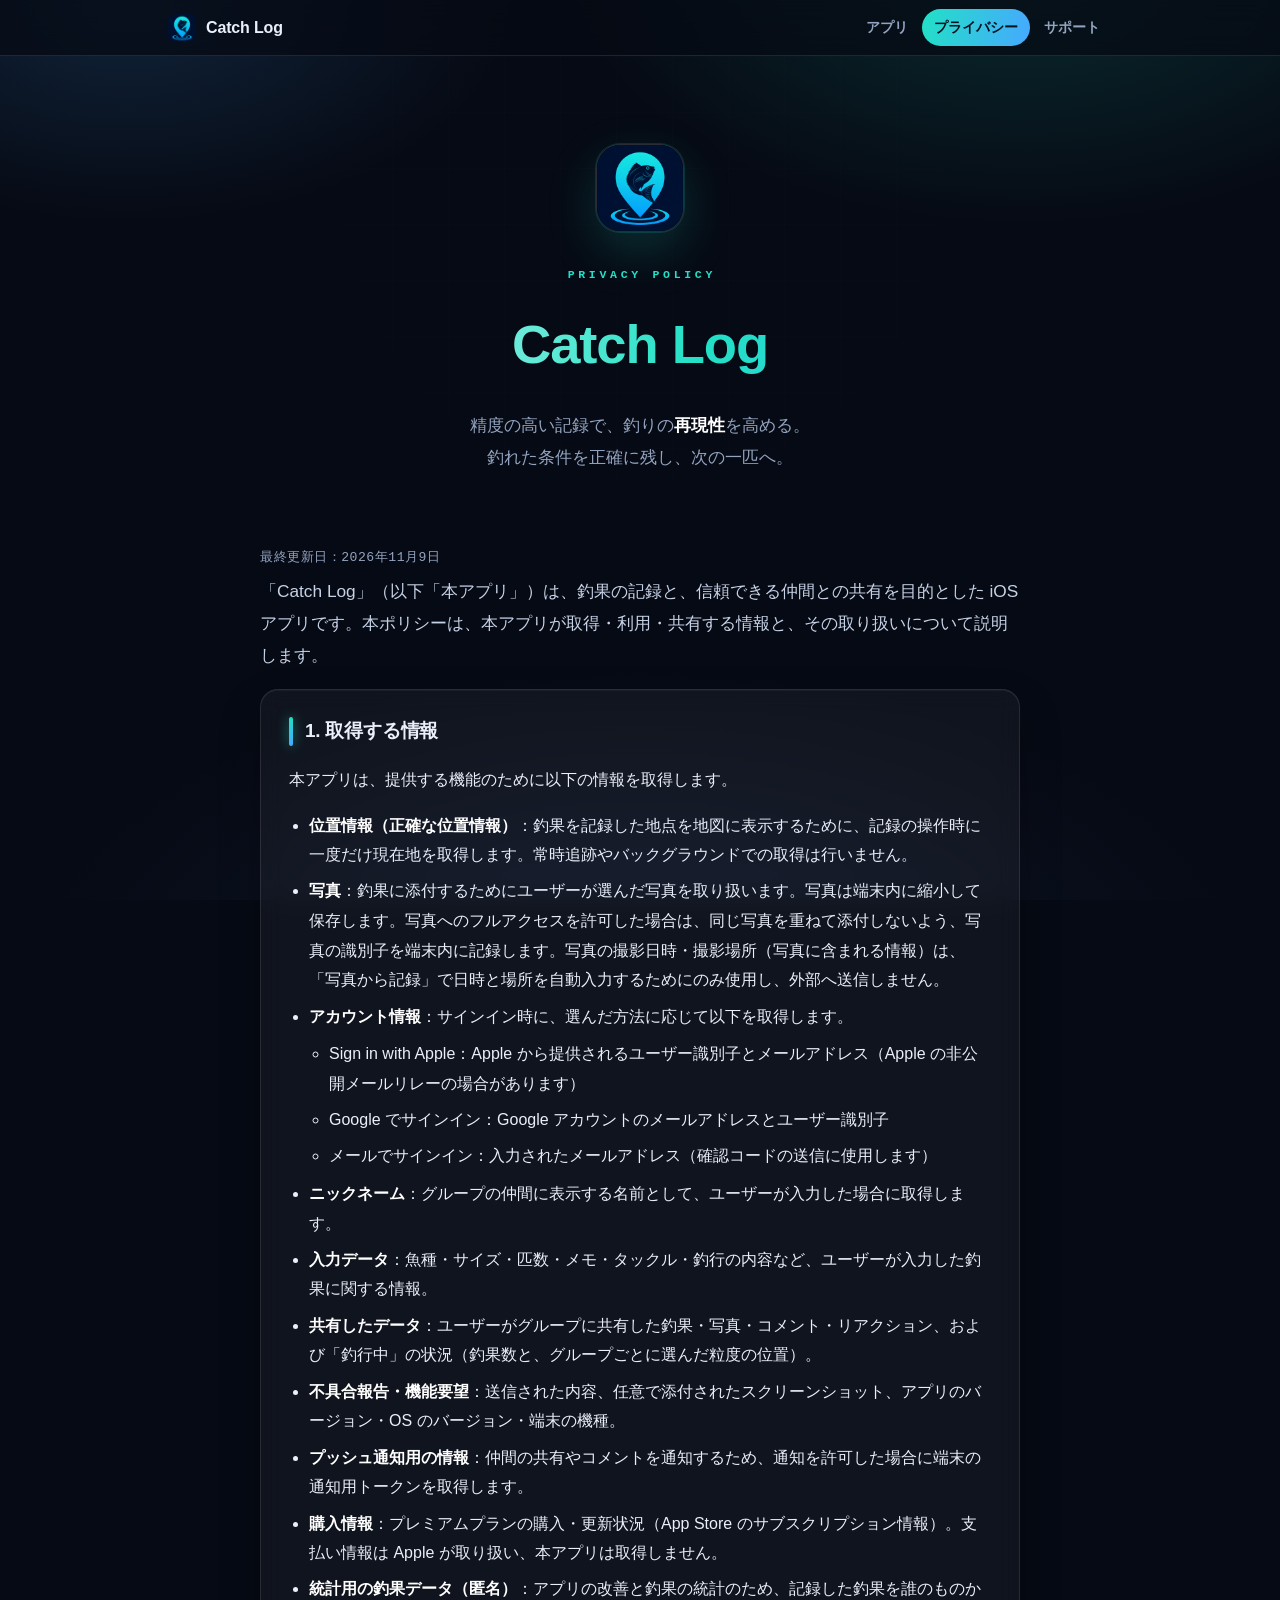
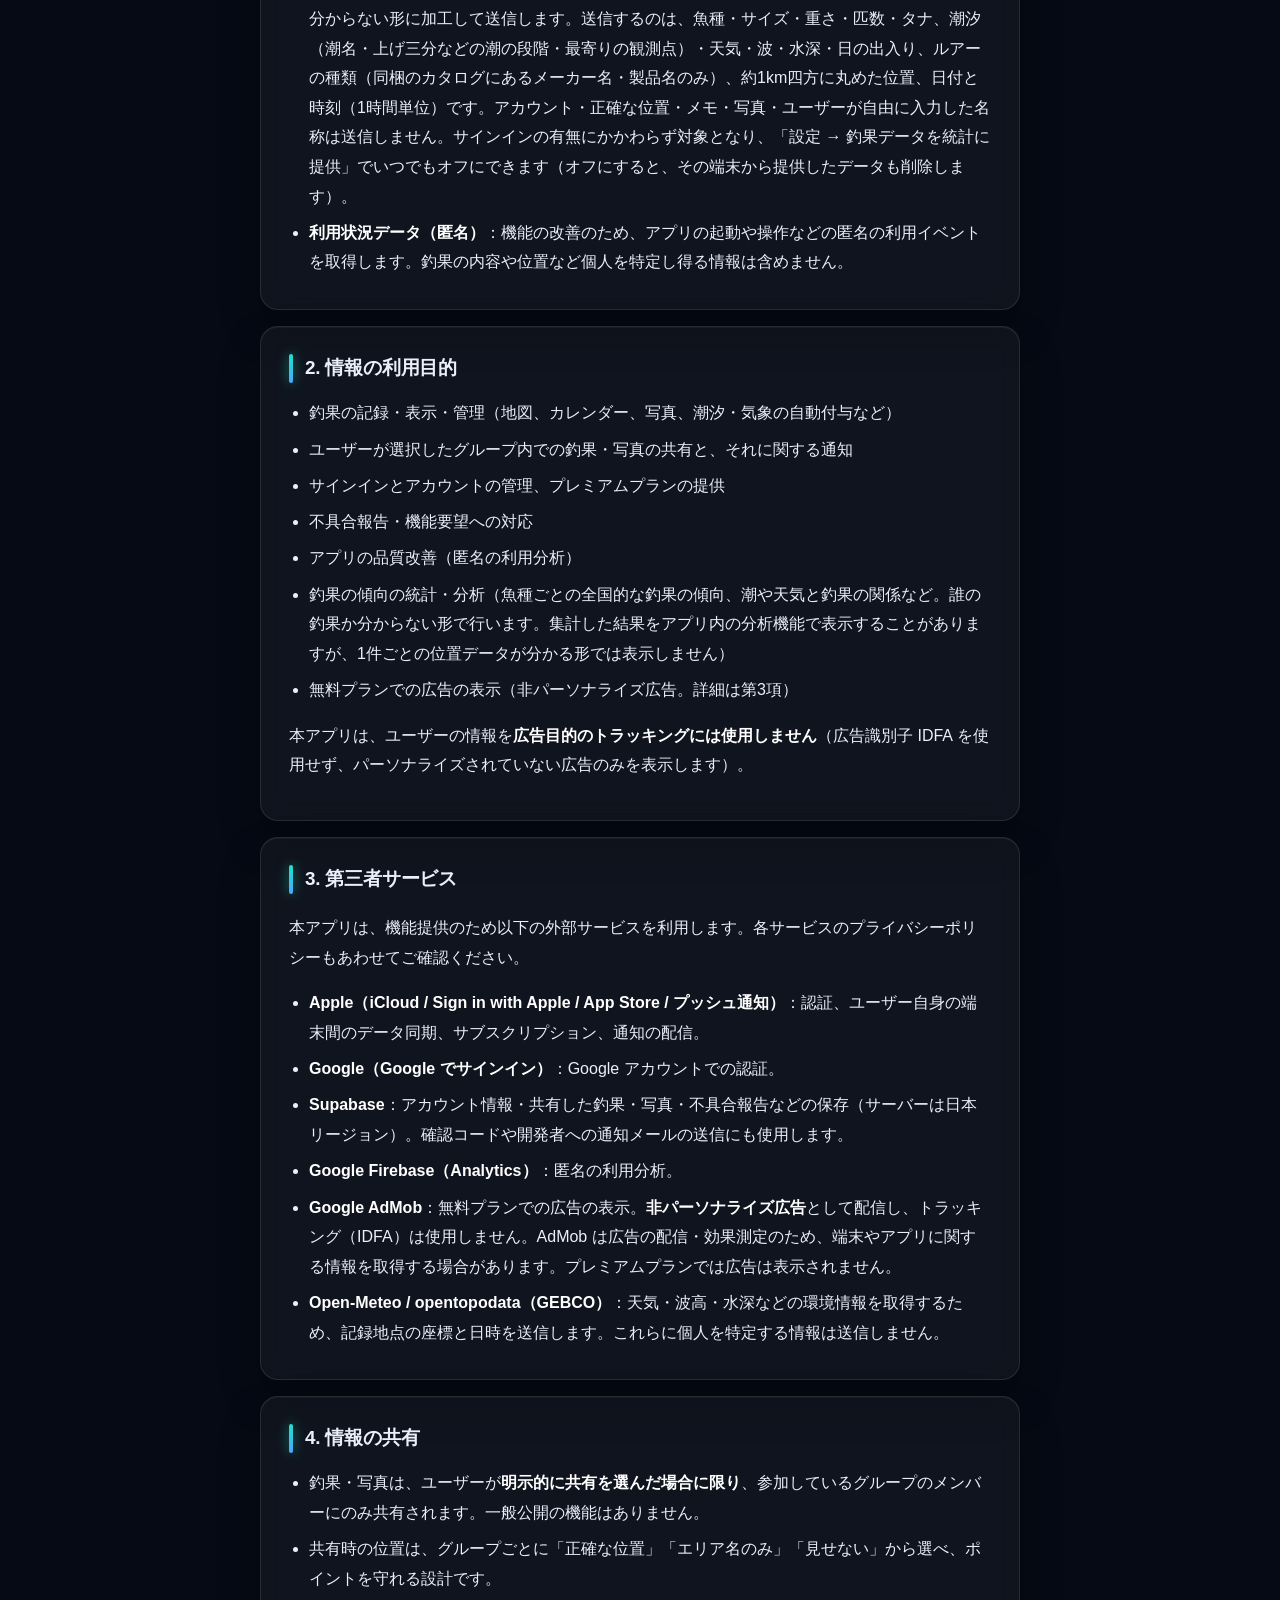
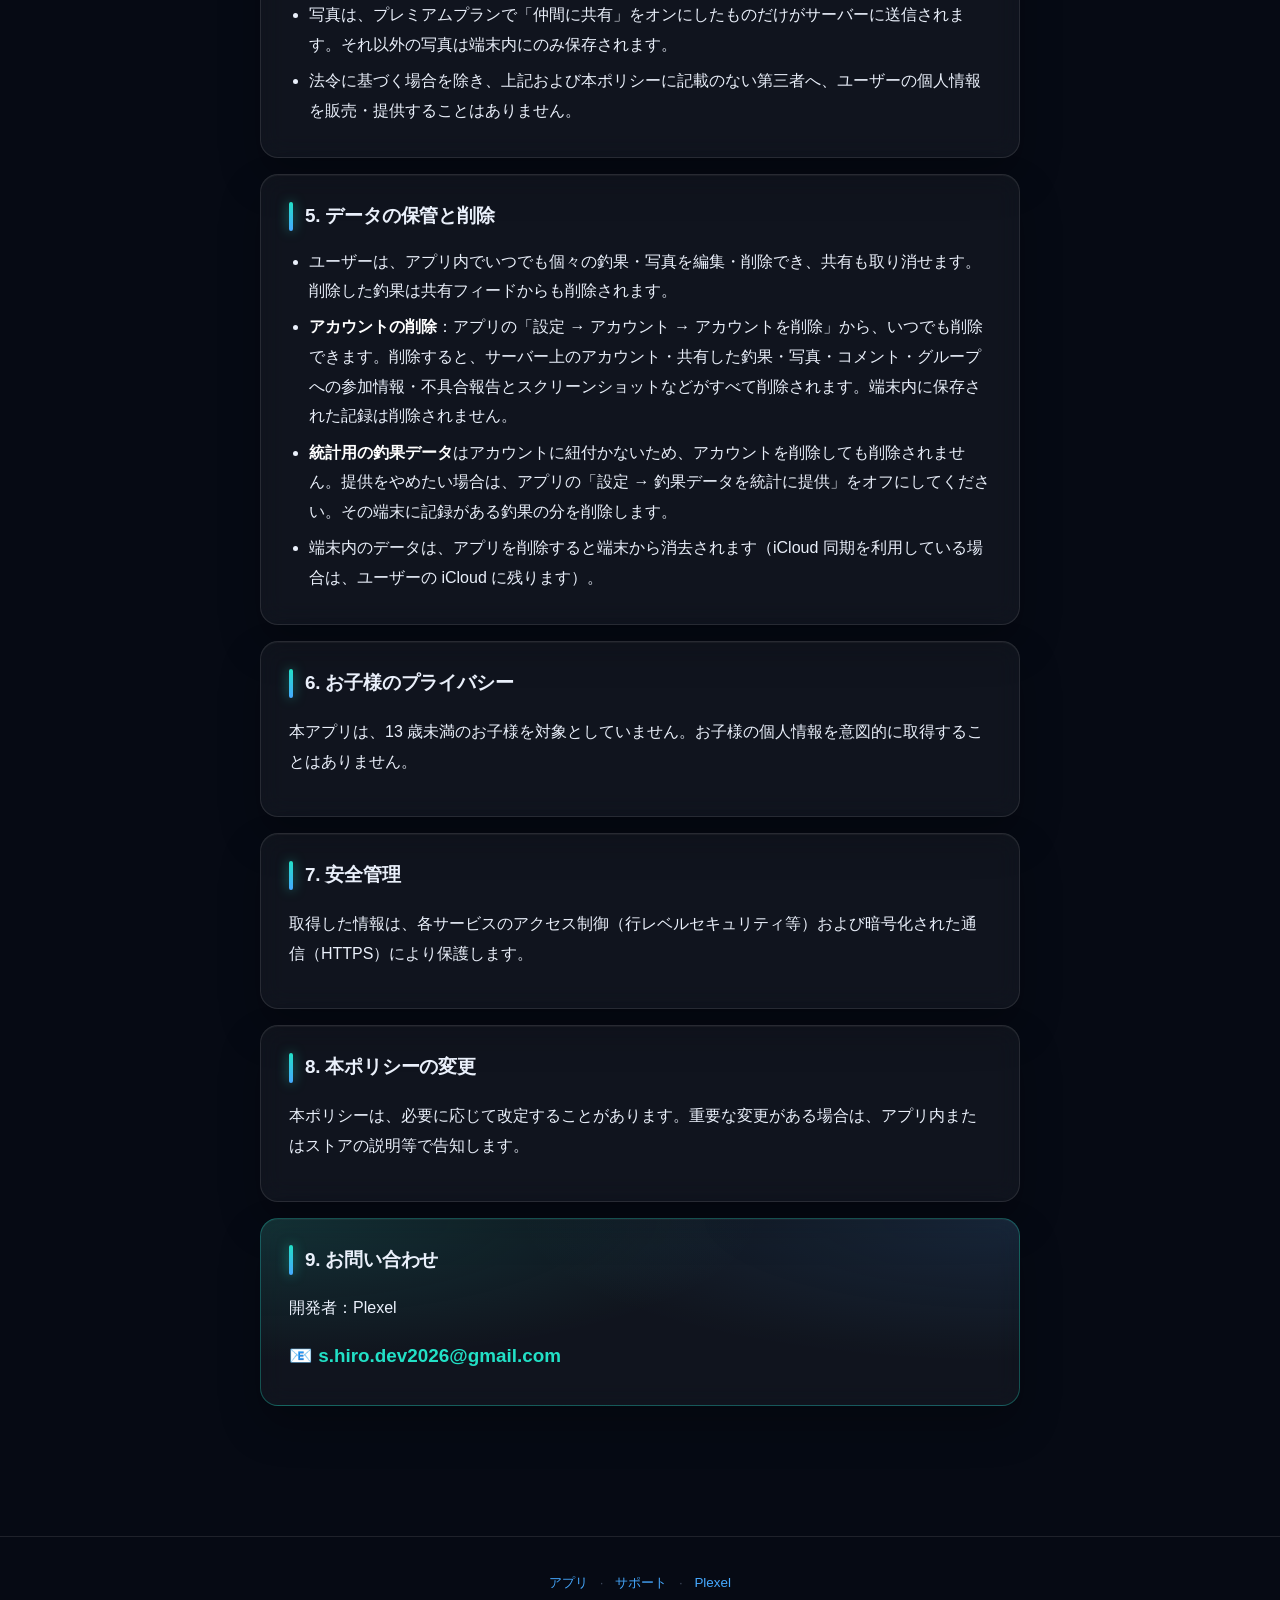
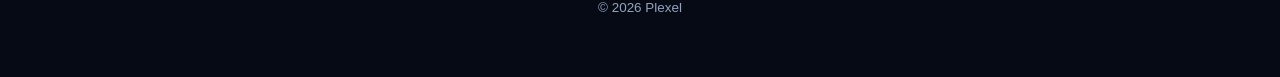
<file: index.html>
<!DOCTYPE html>
<html lang="ja">
<head>
<meta charset="UTF-8">
<meta name="viewport" content="width=device-width, initial-scale=1.0">
<title>プライバシーポリシー — Catch Log</title>
<meta name="description" content="釣果記録アプリ Catch Log のプライバシーポリシー。">
<link rel="icon" type="image/png" href="./icon.png">
<link rel="apple-touch-icon" href="./apple-touch-icon.png">
<link rel="stylesheet" href="./style.css">
</head>
<body>

<div class="topbar"><div class="topbar-in">
  <a class="brand" href="/catchlog/"><img src="./icon.png" alt=""><span class="brand-name">Catch Log</span></a>
  <nav class="bar-nav">
    <a href="/catchlog/">アプリ</a>
    <a href="./index.html" aria-current="page">プライバシー</a>
    <a href="./support.html">サポート</a>
  </nav>
</div></div>

<header class="hero">
  <div class="badge"><img src="./icon.png" alt="Catch Log アイコン" width="84" height="84"></div>
  <p class="eyebrow">PRIVACY POLICY</p>
  <h1>Catch Log</h1>
  <p class="tagline">精度の高い記録で、釣りの<strong>再現性</strong>を高める。<br>釣れた条件を正確に残し、次の一匹へ。</p>
</header>


<main>
  <p class="updated">最終更新日：2026年11月9日</p>
  <p class="lead">「Catch Log」（以下「本アプリ」）は、釣果の記録と、信頼できる仲間との共有を目的とした iOS アプリです。本ポリシーは、本アプリが取得・利用・共有する情報と、その取り扱いについて説明します。</p>

  <section class="card">
    <h2>1. 取得する情報</h2>
    <p>本アプリは、提供する機能のために以下の情報を取得します。</p>
    <ul>
      <li><strong>位置情報（正確な位置情報）</strong>：釣果を記録した地点を地図に表示するために、記録の操作時に一度だけ現在地を取得します。常時追跡やバックグラウンドでの取得は行いません。</li>
      <li><strong>写真</strong>：釣果に添付するためにユーザーが選んだ写真を取り扱います。写真は端末内に縮小して保存します。写真へのフルアクセスを許可した場合は、同じ写真を重ねて添付しないよう、写真の識別子を端末内に記録します。写真の撮影日時・撮影場所（写真に含まれる情報）は、「写真から記録」で日時と場所を自動入力するためにのみ使用し、外部へ送信しません。</li>
      <li><strong>アカウント情報</strong>：サインイン時に、選んだ方法に応じて以下を取得します。
        <ul>
          <li>Sign in with Apple：Apple から提供されるユーザー識別子とメールアドレス（Apple の非公開メールリレーの場合があります）</li>
          <li>Google でサインイン：Google アカウントのメールアドレスとユーザー識別子</li>
          <li>メールでサインイン：入力されたメールアドレス（確認コードの送信に使用します）</li>
        </ul>
      </li>
      <li><strong>ニックネーム</strong>：グループの仲間に表示する名前として、ユーザーが入力した場合に取得します。</li>
      <li><strong>入力データ</strong>：魚種・サイズ・匹数・メモ・タックル・釣行の内容など、ユーザーが入力した釣果に関する情報。</li>
      <li><strong>共有したデータ</strong>：ユーザーがグループに共有した釣果・写真・コメント・リアクション、および「釣行中」の状況（釣果数と、グループごとに選んだ粒度の位置）。</li>
      <li><strong>不具合報告・機能要望</strong>：送信された内容、任意で添付されたスクリーンショット、アプリのバージョン・OS のバージョン・端末の機種。</li>
      <li><strong>プッシュ通知用の情報</strong>：仲間の共有やコメントを通知するため、通知を許可した場合に端末の通知用トークンを取得します。</li>
      <li><strong>購入情報</strong>：プレミアムプランの購入・更新状況（App Store のサブスクリプション情報）。支払い情報は Apple が取り扱い、本アプリは取得しません。</li>
      <li><strong>統計用の釣果データ（匿名）</strong>：アプリの改善と釣果の統計のため、記録した釣果を誰のものか分からない形に加工して送信します。送信するのは、魚種・サイズ・重さ・匹数・タナ、潮汐（潮名・上げ三分などの潮の段階・最寄りの観測点）・天気・波・水深・日の出入り、ルアーの種類（同梱のカタログにあるメーカー名・製品名のみ）、約1km四方に丸めた位置、日付と時刻（1時間単位）です。アカウント・正確な位置・メモ・写真・ユーザーが自由に入力した名称は送信しません。サインインの有無にかかわらず対象となり、「設定 → 釣果データを統計に提供」でいつでもオフにできます（オフにすると、その端末から提供したデータも削除します）。</li>
      <li><strong>利用状況データ（匿名）</strong>：機能の改善のため、アプリの起動や操作などの匿名の利用イベントを取得します。釣果の内容や位置など個人を特定し得る情報は含めません。</li>
    </ul>
  </section>

  <section class="card">
    <h2>2. 情報の利用目的</h2>
    <ul>
      <li>釣果の記録・表示・管理（地図、カレンダー、写真、潮汐・気象の自動付与など）</li>
      <li>ユーザーが選択したグループ内での釣果・写真の共有と、それに関する通知</li>
      <li>サインインとアカウントの管理、プレミアムプランの提供</li>
      <li>不具合報告・機能要望への対応</li>
      <li>アプリの品質改善（匿名の利用分析）</li>
      <li>釣果の傾向の統計・分析（魚種ごとの全国的な釣果の傾向、潮や天気と釣果の関係など。誰の釣果か分からない形で行います。集計した結果をアプリ内の分析機能で表示することがありますが、1件ごとの位置データが分かる形では表示しません）</li>
      <li>無料プランでの広告の表示（非パーソナライズ広告。詳細は第3項）</li>
    </ul>
    <p>本アプリは、ユーザーの情報を<strong>広告目的のトラッキングには使用しません</strong>（広告識別子 IDFA を使用せず、パーソナライズされていない広告のみを表示します）。</p>
  </section>

  <section class="card">
    <h2>3. 第三者サービス</h2>
    <p>本アプリは、機能提供のため以下の外部サービスを利用します。各サービスのプライバシーポリシーもあわせてご確認ください。</p>
    <ul>
      <li><strong>Apple（iCloud / Sign in with Apple / App Store / プッシュ通知）</strong>：認証、ユーザー自身の端末間のデータ同期、サブスクリプション、通知の配信。</li>
      <li><strong>Google（Google でサインイン）</strong>：Google アカウントでの認証。</li>
      <li><strong>Supabase</strong>：アカウント情報・共有した釣果・写真・不具合報告などの保存（サーバーは日本リージョン）。確認コードや開発者への通知メールの送信にも使用します。</li>
      <li><strong>Google Firebase（Analytics）</strong>：匿名の利用分析。</li>
      <li><strong>Google AdMob</strong>：無料プランでの広告の表示。<strong>非パーソナライズ広告</strong>として配信し、トラッキング（IDFA）は使用しません。AdMob は広告の配信・効果測定のため、端末やアプリに関する情報を取得する場合があります。プレミアムプランでは広告は表示されません。</li>
      <li><strong>Open-Meteo / opentopodata（GEBCO）</strong>：天気・波高・水深などの環境情報を取得するため、記録地点の座標と日時を送信します。これらに個人を特定する情報は送信しません。</li>
    </ul>
  </section>

  <section class="card">
    <h2>4. 情報の共有</h2>
    <ul>
      <li>釣果・写真は、ユーザーが<strong>明示的に共有を選んだ場合に限り</strong>、参加しているグループのメンバーにのみ共有されます。一般公開の機能はありません。</li>
      <li>共有時の位置は、グループごとに「正確な位置」「エリア名のみ」「見せない」から選べ、ポイントを守れる設計です。</li>
      <li>写真は、プレミアムプランで「仲間に共有」をオンにしたものだけがサーバーに送信されます。それ以外の写真は端末内にのみ保存されます。</li>
      <li>法令に基づく場合を除き、上記および本ポリシーに記載のない第三者へ、ユーザーの個人情報を販売・提供することはありません。</li>
    </ul>
  </section>

  <section class="card">
    <h2>5. データの保管と削除</h2>
    <ul>
      <li>ユーザーは、アプリ内でいつでも個々の釣果・写真を編集・削除でき、共有も取り消せます。削除した釣果は共有フィードからも削除されます。</li>
      <li><strong>アカウントの削除</strong>：アプリの「設定 → アカウント → アカウントを削除」から、いつでも削除できます。削除すると、サーバー上のアカウント・共有した釣果・写真・コメント・グループへの参加情報・不具合報告とスクリーンショットなどがすべて削除されます。端末内に保存された記録は削除されません。</li>
      <li><strong>統計用の釣果データ</strong>はアカウントに紐付かないため、アカウントを削除しても削除されません。提供をやめたい場合は、アプリの「設定 → 釣果データを統計に提供」をオフにしてください。その端末に記録がある釣果の分を削除します。</li>
      <li>端末内のデータは、アプリを削除すると端末から消去されます（iCloud 同期を利用している場合は、ユーザーの iCloud に残ります）。</li>
    </ul>
  </section>


  <section class="card">
    <h2>6. お子様のプライバシー</h2>
    <p>本アプリは、13 歳未満のお子様を対象としていません。お子様の個人情報を意図的に取得することはありません。</p>
  </section>

  <section class="card">
    <h2>7. 安全管理</h2>
    <p>取得した情報は、各サービスのアクセス制御（行レベルセキュリティ等）および暗号化された通信（HTTPS）により保護します。</p>
  </section>

  <section class="card">
    <h2>8. 本ポリシーの変更</h2>
    <p>本ポリシーは、必要に応じて改定することがあります。重要な変更がある場合は、アプリ内またはストアの説明等で告知します。</p>
  </section>

  <section class="card highlight">
    <h2>9. お問い合わせ</h2>
    <p>開発者：Plexel</p>
    <p class="email">📧 <a href="mailto:s.hiro.dev2026@gmail.com">s.hiro.dev2026@gmail.com</a></p>
  </section>
</main>

<footer>
  <a href="/catchlog/">アプリ</a>
  <span class="dot">·</span>
  <a href="./support.html">サポート</a>
  <span class="dot">·</span>
  <a href="/">Plexel</a>
  <br>© 2026 Plexel
</footer>

</body>
</html>
</file>
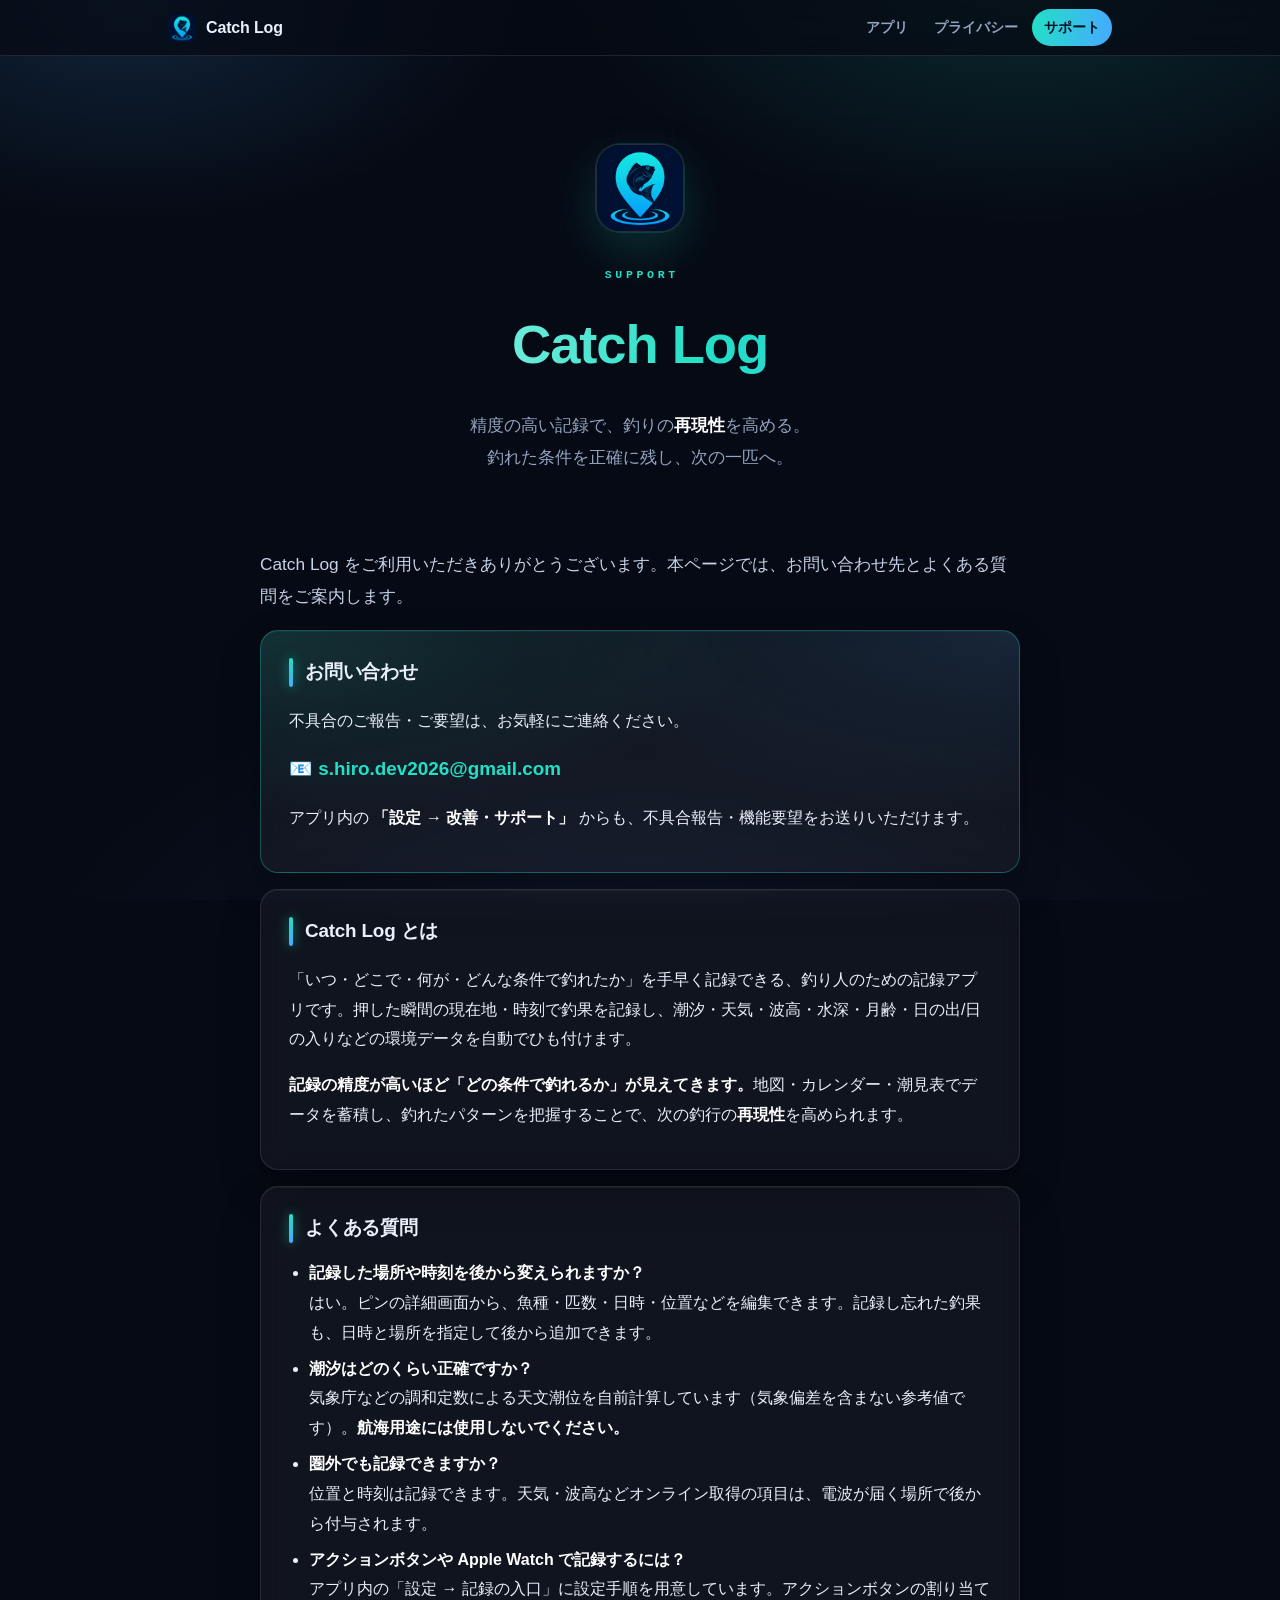
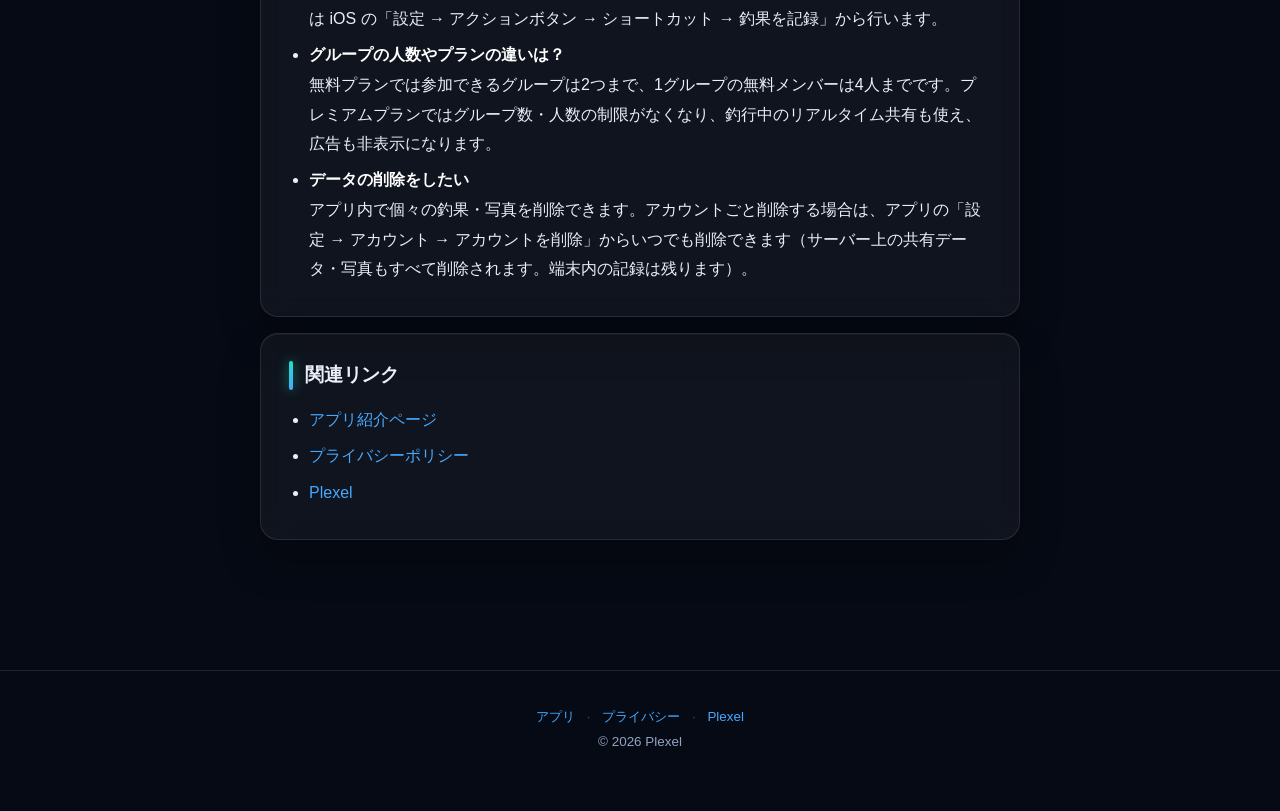
<file: support.html>
<!DOCTYPE html>
<html lang="ja">
<head>
<meta charset="UTF-8">
<meta name="viewport" content="width=device-width, initial-scale=1.0">
<title>サポート — Catch Log</title>
<meta name="description" content="釣果記録アプリ Catch Log のサポート・よくある質問・お問い合わせ。">
<link rel="icon" type="image/png" href="./icon.png">
<link rel="apple-touch-icon" href="./apple-touch-icon.png">
<link rel="stylesheet" href="./style.css">
</head>
<body>

<div class="topbar"><div class="topbar-in">
  <a class="brand" href="/catchlog/"><img src="./icon.png" alt=""><span class="brand-name">Catch Log</span></a>
  <nav class="bar-nav">
    <a href="/catchlog/">アプリ</a>
    <a href="./index.html">プライバシー</a>
    <a href="./support.html" aria-current="page">サポート</a>
  </nav>
</div></div>

<header class="hero">
  <div class="badge"><img src="./icon.png" alt="Catch Log アイコン" width="84" height="84"></div>
  <p class="eyebrow">SUPPORT</p>
  <h1>Catch Log</h1>
  <p class="tagline">精度の高い記録で、釣りの<strong>再現性</strong>を高める。<br>釣れた条件を正確に残し、次の一匹へ。</p>
</header>


<main>
  <p class="lead">Catch Log をご利用いただきありがとうございます。本ページでは、お問い合わせ先とよくある質問をご案内します。</p>

  <section class="card highlight">
    <h2>お問い合わせ</h2>
    <p>不具合のご報告・ご要望は、お気軽にご連絡ください。</p>
    <p class="email">📧 <a href="mailto:s.hiro.dev2026@gmail.com">s.hiro.dev2026@gmail.com</a></p>
    <p>アプリ内の <strong>「設定 → 改善・サポート」</strong> からも、不具合報告・機能要望をお送りいただけます。</p>
  </section>

  <section class="card">
    <h2>Catch Log とは</h2>
    <p>「いつ・どこで・何が・どんな条件で釣れたか」を手早く記録できる、釣り人のための記録アプリです。押した瞬間の現在地・時刻で釣果を記録し、潮汐・天気・波高・水深・月齢・日の出/日の入りなどの環境データを自動でひも付けます。</p>
    <p><strong>記録の精度が高いほど「どの条件で釣れるか」が見えてきます。</strong>地図・カレンダー・潮見表でデータを蓄積し、釣れたパターンを把握することで、次の釣行の<strong>再現性</strong>を高められます。</p>
  </section>

  <section class="card">
    <h2>よくある質問</h2>
    <ul>
      <li><strong>記録した場所や時刻を後から変えられますか？</strong><br>
      はい。ピンの詳細画面から、魚種・匹数・日時・位置などを編集できます。記録し忘れた釣果も、日時と場所を指定して後から追加できます。</li>

      <li><strong>潮汐はどのくらい正確ですか？</strong><br>
      気象庁などの調和定数による天文潮位を自前計算しています（気象偏差を含まない参考値です）。<strong>航海用途には使用しないでください。</strong></li>

      <li><strong>圏外でも記録できますか？</strong><br>
      位置と時刻は記録できます。天気・波高などオンライン取得の項目は、電波が届く場所で後から付与されます。</li>

      <li><strong>アクションボタンや Apple Watch で記録するには？</strong><br>
      アプリ内の「設定 → 記録の入口」に設定手順を用意しています。アクションボタンの割り当ては iOS の「設定 → アクションボタン → ショートカット → 釣果を記録」から行います。</li>

      <li><strong>グループの人数やプランの違いは？</strong><br>
      無料プランでは参加できるグループは2つまで、1グループの無料メンバーは4人までです。プレミアムプランではグループ数・人数の制限がなくなり、釣行中のリアルタイム共有も使え、広告も非表示になります。</li>

      <li><strong>データの削除をしたい</strong><br>
      アプリ内で個々の釣果・写真を削除できます。アカウントごと削除する場合は、アプリの「設定 → アカウント → アカウントを削除」からいつでも削除できます（サーバー上の共有データ・写真もすべて削除されます。端末内の記録は残ります）。</li>
    </ul>
  </section>

  <section class="card">
    <h2>関連リンク</h2>
    <ul>
      <li><a href="/catchlog/">アプリ紹介ページ</a></li>
      <li><a href="./index.html">プライバシーポリシー</a></li>
      <li><a href="/">Plexel</a></li>
    </ul>
  </section>
</main>

<footer>
  <a href="/catchlog/">アプリ</a>
  <span class="dot">·</span>
  <a href="./index.html">プライバシー</a>
  <span class="dot">·</span>
  <a href="/">Plexel</a>
  <br>© 2026 Plexel
</footer>

</body>
</html>
</file>
<file: style.css>
/* Catch Log — 開発元サイト共通スタイル（先進的・テック系ダークテーマ）
   ブランド: 濃紺(#01173B) を基盤に ティール→シアン のグラデーションアクセント。 */

:root {
  --bg: #060a14;
  --bg-soft: #0b1426;
  --ink: #eaf0fb;
  --muted: #93a4c0;
  --teal: #22e0c6;
  --cyan: #46a9ff;
  --indigo: #6d8bff;
  --border: rgba(255, 255, 255, 0.10);
  --card: rgba(255, 255, 255, 0.045);
  --radius: 18px;
}

* { box-sizing: border-box; }
html { scroll-behavior: smooth; }
body {
  font-family: -apple-system, BlinkMacSystemFont, "Hiragino Sans", "Noto Sans JP", "Inter", sans-serif;
  line-height: 1.85;
  margin: 0;
  color: var(--ink);
  background: var(--bg);
  -webkit-font-smoothing: antialiased;
  position: relative;
  overflow-x: hidden;
}
/* 背景のグラデーション・グロー＋微細グリッド */
body::before {
  content: ""; position: fixed; inset: 0; z-index: -2; pointer-events: none;
  background:
    radial-gradient(60% 50% at 80% -5%, rgba(34, 224, 198, 0.16), transparent 60%),
    radial-gradient(55% 45% at 10% 0%, rgba(70, 169, 255, 0.16), transparent 55%),
    radial-gradient(80% 60% at 50% 110%, rgba(109, 139, 255, 0.10), transparent 60%),
    var(--bg);
}
body::after {
  content: ""; position: fixed; inset: 0; z-index: -1; pointer-events: none; opacity: .5;
  background-image:
    linear-gradient(rgba(255,255,255,.025) 1px, transparent 1px),
    linear-gradient(90deg, rgba(255,255,255,.025) 1px, transparent 1px);
  background-size: 56px 56px;
  mask-image: radial-gradient(circle at 50% 20%, #000 0%, transparent 75%);
  -webkit-mask-image: radial-gradient(circle at 50% 20%, #000 0%, transparent 75%);
}

a { color: var(--cyan); text-decoration: none; }
a:hover { color: var(--teal); }

/* ---- ヒーロー ---- */
.hero { text-align: center; padding: 88px 20px 36px; }
.hero .badge {
  display: inline-block; width: 88px; height: 88px; margin-bottom: 22px;
  border-radius: 24px; overflow: hidden;
  border: 1px solid rgba(255, 255, 255, 0.14);
  box-shadow: 0 0 0 1px rgba(34,224,198,.15), 0 18px 50px rgba(34, 224, 198, 0.18);
}
.hero .badge img { width: 100%; height: 100%; display: block; object-fit: cover; }
.hero .eyebrow {
  font-family: ui-monospace, "SF Mono", Menlo, monospace;
  letter-spacing: .32em; font-size: .72rem; font-weight: 600;
  color: var(--teal); margin: 0 0 10px; text-indent: .32em;
}
.hero h1 {
  font-size: clamp(2.4rem, 6vw, 3.4rem); margin: 0; font-weight: 800; letter-spacing: -.02em;
  background: linear-gradient(100deg, #ffffff 10%, var(--teal) 55%, var(--cyan) 100%);
  -webkit-background-clip: text; background-clip: text; color: transparent;
}
.hero .tagline { font-size: 1.08rem; color: var(--muted); margin: 14px auto 0; max-width: 30em; }

/* ---- ナビ（セグメント風グラスピル） ---- */
nav.tabs {
  position: sticky; top: 16px; z-index: 10;
  display: flex; gap: 4px; justify-content: center; width: fit-content; margin: 26px auto 0;
  padding: 5px; border-radius: 999px;
  background: rgba(255, 255, 255, 0.05); border: 1px solid var(--border);
  backdrop-filter: blur(14px); -webkit-backdrop-filter: blur(14px);
}
nav.tabs a {
  color: var(--muted); padding: 8px 22px; border-radius: 999px; font-size: .9rem; font-weight: 600;
}
nav.tabs a:hover { color: var(--ink); }
nav.tabs a[aria-current="page"] {
  color: #04121f;
  background: linear-gradient(100deg, var(--teal), var(--cyan));
  box-shadow: 0 6px 20px rgba(34, 224, 198, 0.3);
}

/* ---- 本文 ---- */
main { max-width: 800px; margin: 0 auto; padding: 36px 20px 90px; }
.updated {
  color: var(--muted); font-size: .82rem; margin: 0 0 6px;
  font-family: ui-monospace, "SF Mono", Menlo, monospace; letter-spacing: .04em;
}
.lead { font-size: 1.08rem; color: #c6d2e6; margin-top: .2em; }

.card {
  position: relative;
  background: var(--card);
  border: 1px solid var(--border);
  border-radius: var(--radius);
  padding: 24px 28px;
  margin: 16px 0;
  backdrop-filter: blur(12px); -webkit-backdrop-filter: blur(12px);
  box-shadow: 0 1px 0 rgba(255,255,255,.04) inset, 0 20px 40px rgba(0, 0, 0, 0.25);
  transition: transform .25s ease, border-color .25s ease, box-shadow .25s ease;
}
.card:hover {
  transform: translateY(-3px);
  border-color: rgba(34, 224, 198, 0.4);
  box-shadow: 0 1px 0 rgba(255,255,255,.06) inset, 0 26px 56px rgba(0, 0, 0, 0.35);
}
.card h2 {
  font-size: 1.18rem; margin: 0 0 .65em; padding-left: 16px; position: relative;
  color: var(--ink); letter-spacing: -.01em;
}
.card h2::before {
  content: ""; position: absolute; left: 0; top: .15em; bottom: .15em; width: 4px; border-radius: 4px;
  background: linear-gradient(var(--teal), var(--cyan));
  box-shadow: 0 0 12px rgba(34, 224, 198, 0.6);
}
ul { padding-left: 1.25em; margin: .5em 0; }
li { margin: .42em 0; }
strong { color: #fff; }
code { background: rgba(70,169,255,.14); color: #bfe0ff; padding: 1px 6px; border-radius: 6px; font-size: .9em; }

/* 連絡先などの強調カード */
.highlight {
  background:
    radial-gradient(120% 140% at 0% 0%, rgba(34,224,198,.14), transparent 55%),
    radial-gradient(120% 140% at 100% 0%, rgba(70,169,255,.12), transparent 55%),
    var(--card);
  border-color: rgba(34, 224, 198, 0.3);
}
.email { font-size: 1.18rem; font-weight: 700; margin: .4em 0; }
.email a { color: var(--teal); }

footer {
  text-align: center; color: var(--muted); font-size: .84rem;
  padding: 34px 20px 56px; margin-top: 24px;
  border-top: 1px solid var(--border);
}
footer .dot { opacity: .4; margin: 0 8px; }

/* ---- 上部ヘッダーバー（他アプリと統一） ---- */
.topbar {
  position: sticky; top: 0; z-index: 30;
  background: rgba(6, 10, 20, 0.72);
  -webkit-backdrop-filter: blur(14px); backdrop-filter: blur(14px);
  border-bottom: 1px solid var(--border);
}
.topbar-in {
  max-width: 980px; margin: 0 auto; padding: 9px 18px;
  display: flex; align-items: center; justify-content: space-between;
}
.topbar .brand { display: flex; align-items: center; gap: 10px; font-weight: 800; letter-spacing: -.01em; color: var(--ink); }
.topbar .brand:hover { color: var(--ink); }
.topbar .brand img { width: 28px; height: 28px; border-radius: 8px; display: block; }
.topbar .cta {
  padding: 8px 16px; border-radius: 999px; font-weight: 700; font-size: .85rem;
  color: #04121f; background: linear-gradient(100deg, var(--teal), var(--cyan));
}
.topbar .cta:hover { color: #04121f; filter: brightness(1.06); }
.topbar .cta.soon { color: var(--muted); background: rgba(255,255,255,.05); border: 1px solid var(--border); cursor: default; }
/* セグメントメニューは上部バーの下に重なって固定 */
nav.tabs { top: 60px; }

/* ---- 上部バー内ナビ ---- */
.bar-nav { display: flex; gap: 2px; }
.bar-nav a { color: var(--muted); padding: 6px 12px; border-radius: 999px; font-size: .85rem; font-weight: 600; white-space: nowrap; }
.bar-nav a:hover { color: var(--ink); }
.bar-nav a[aria-current="page"] {
  color: #04121f; background: linear-gradient(100deg, var(--teal), var(--cyan));
}
@media (max-width: 430px) {
  .topbar .brand-name { display: none; }
  .bar-nav a { padding: 6px 10px; }
}
</file>
